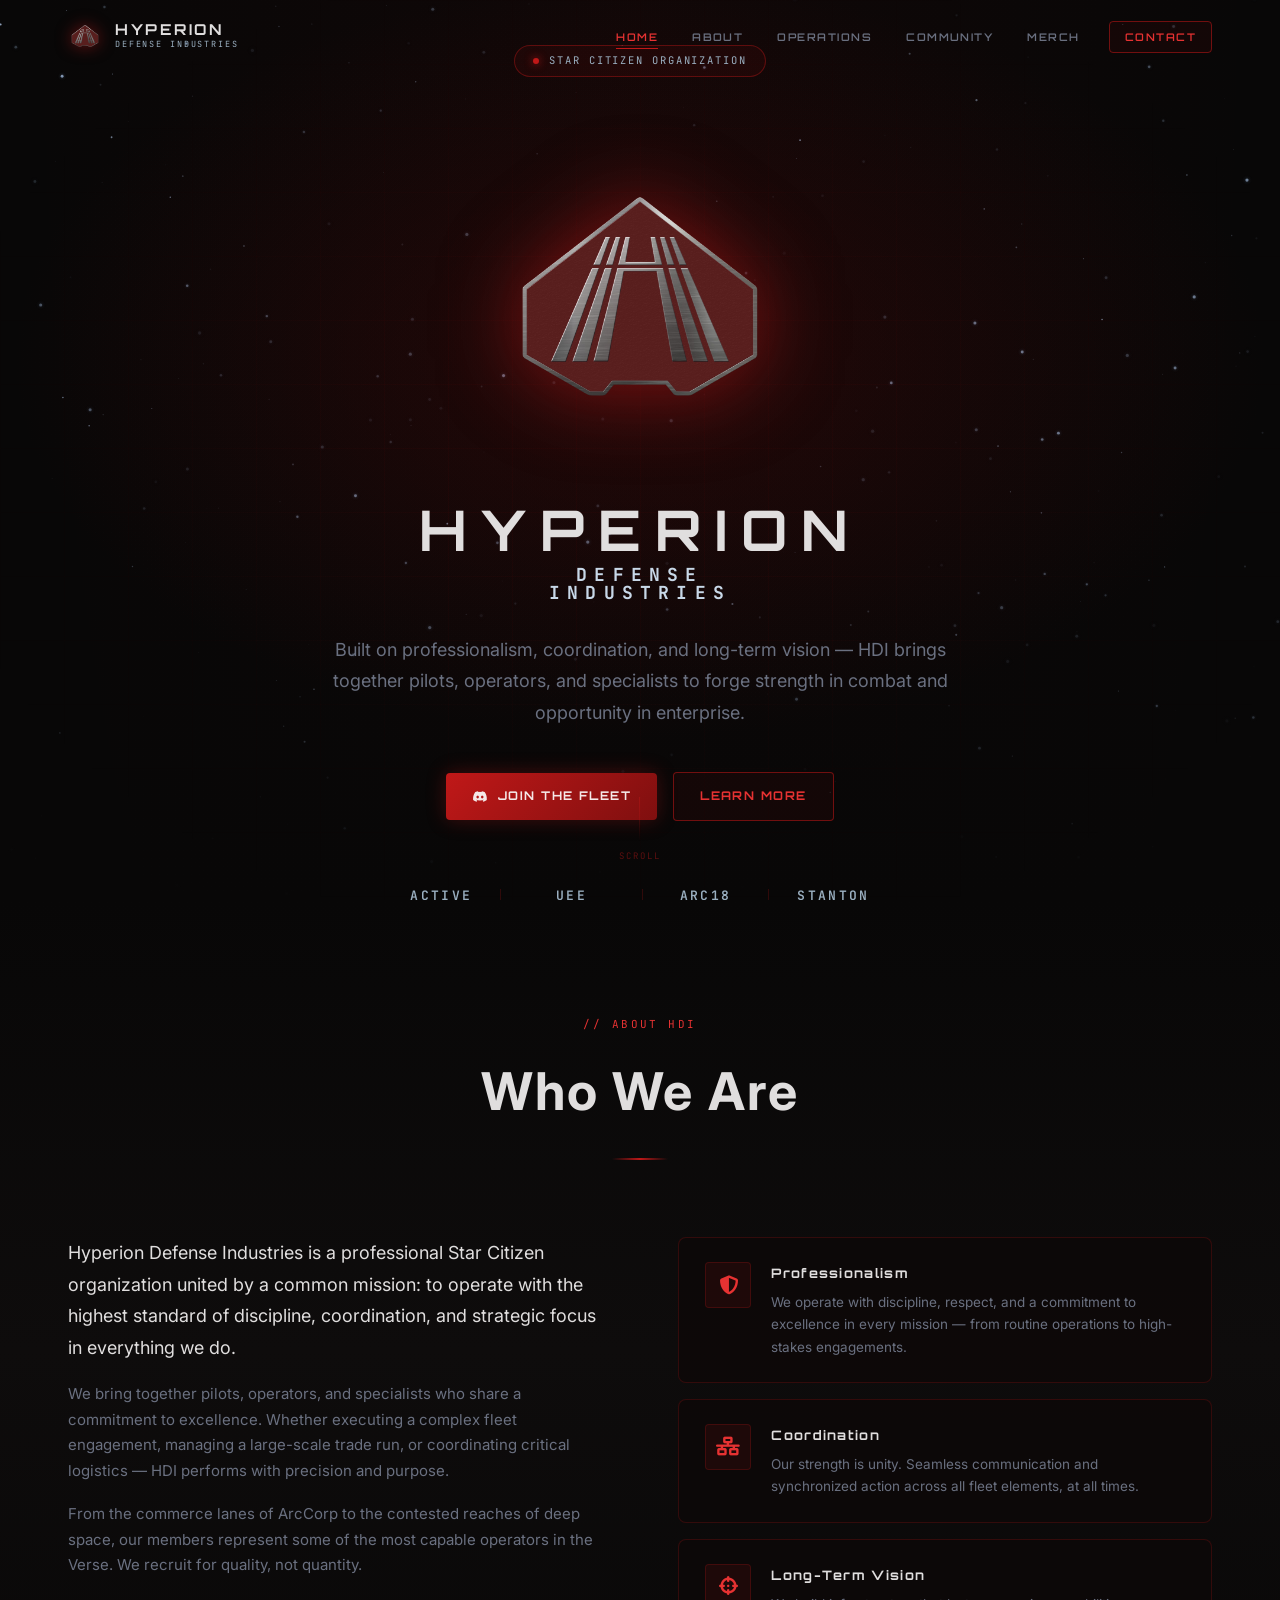
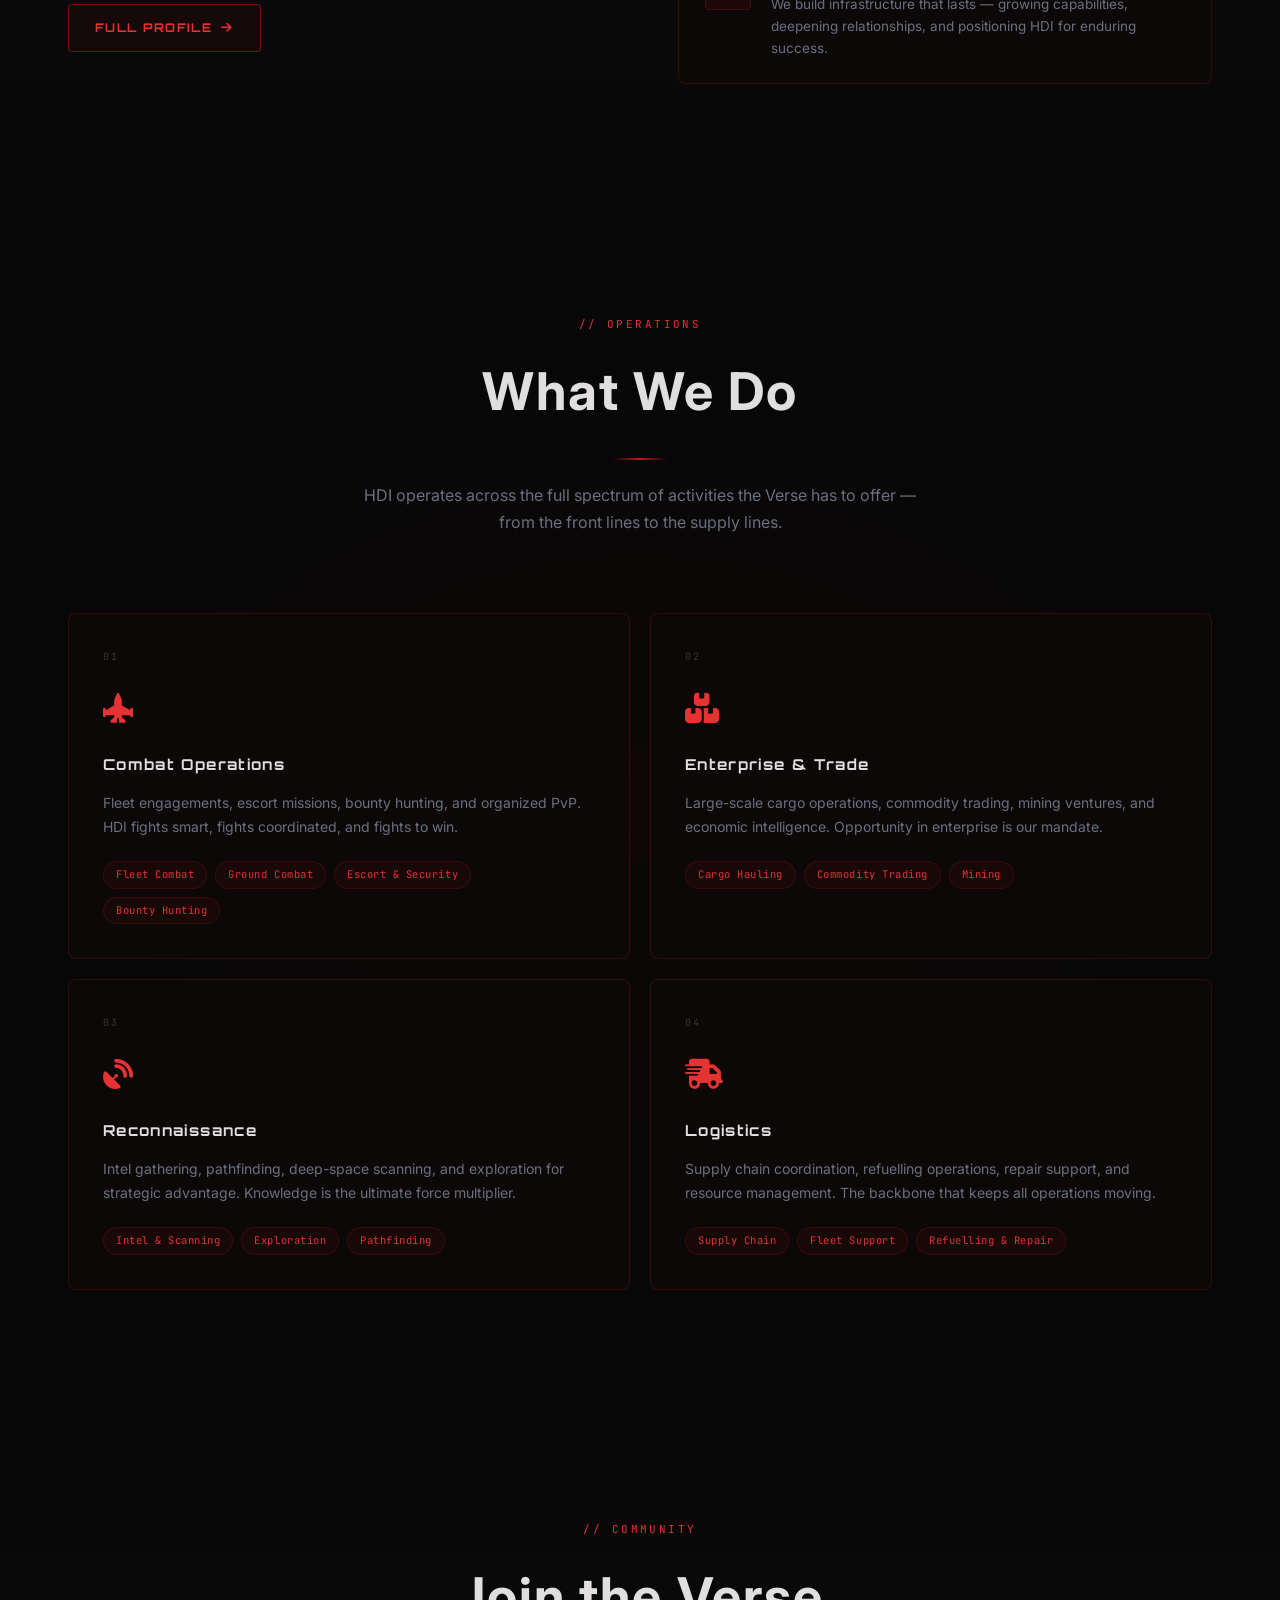
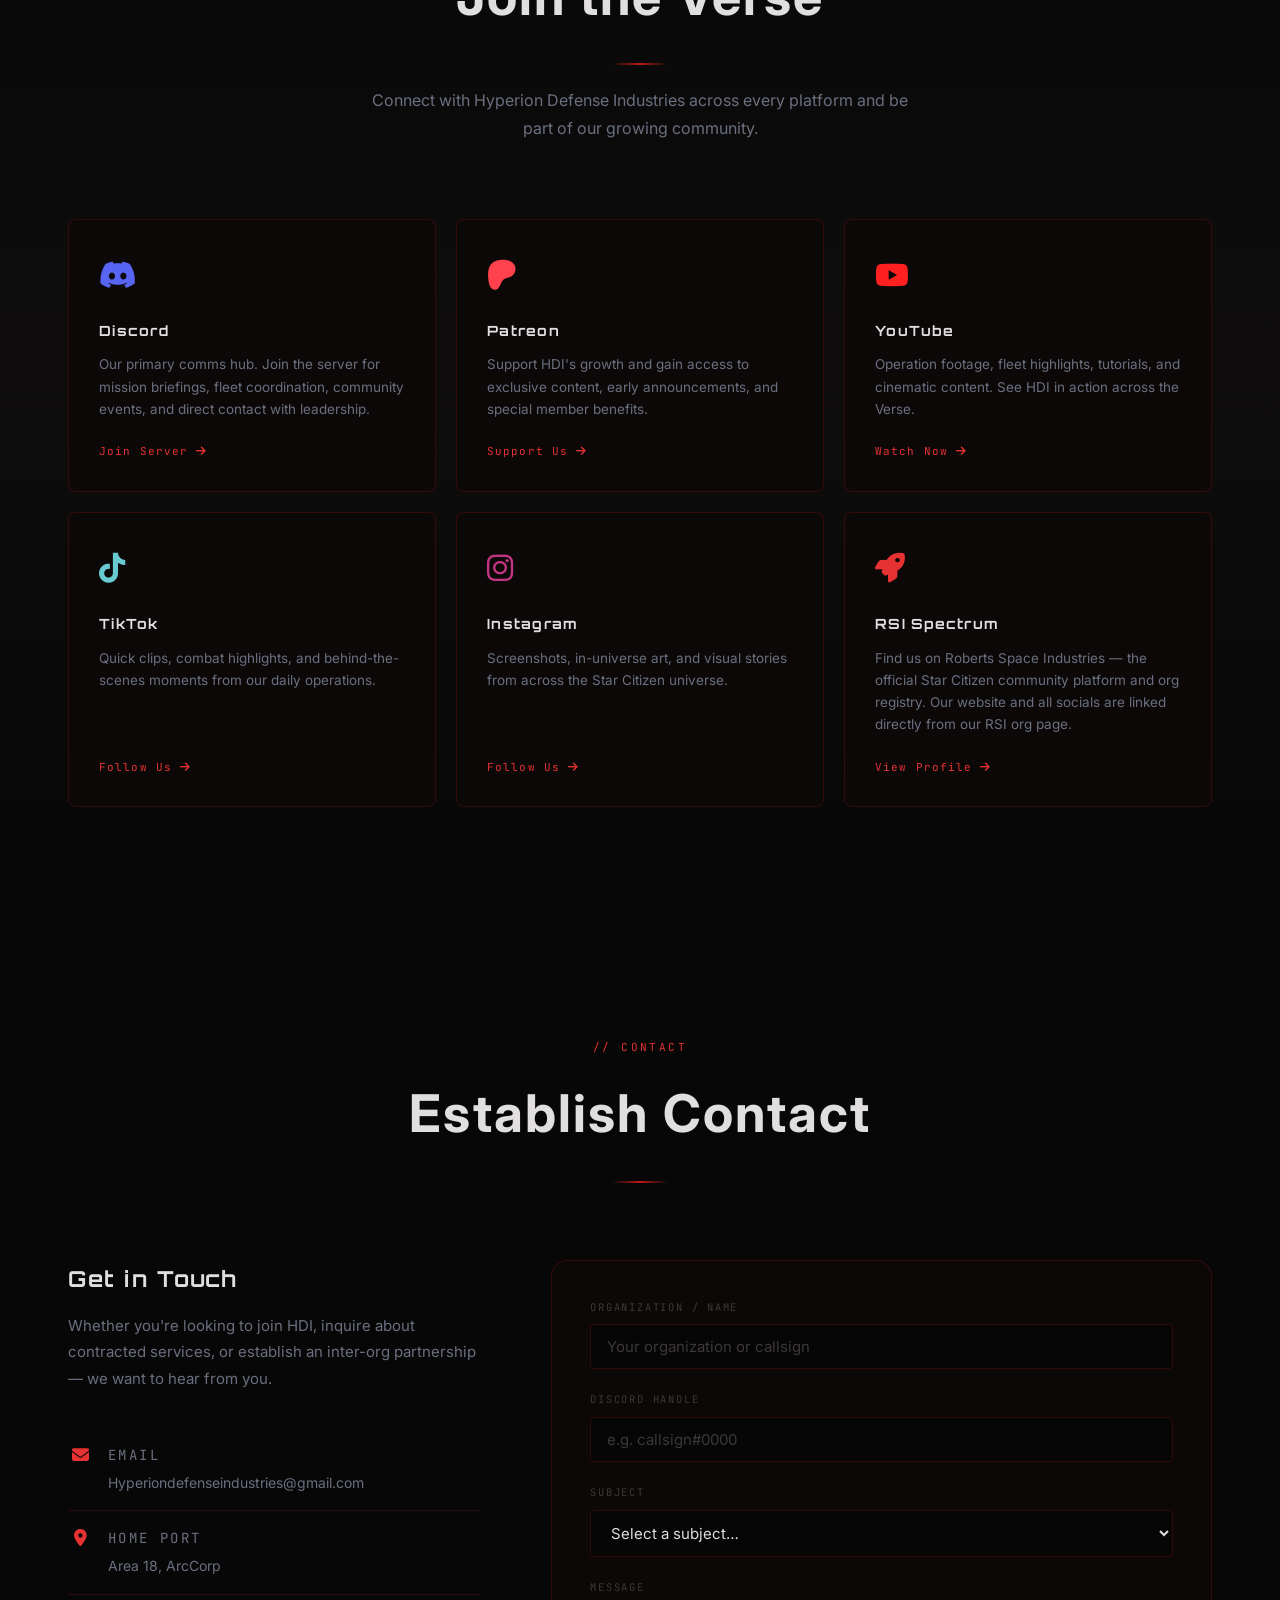
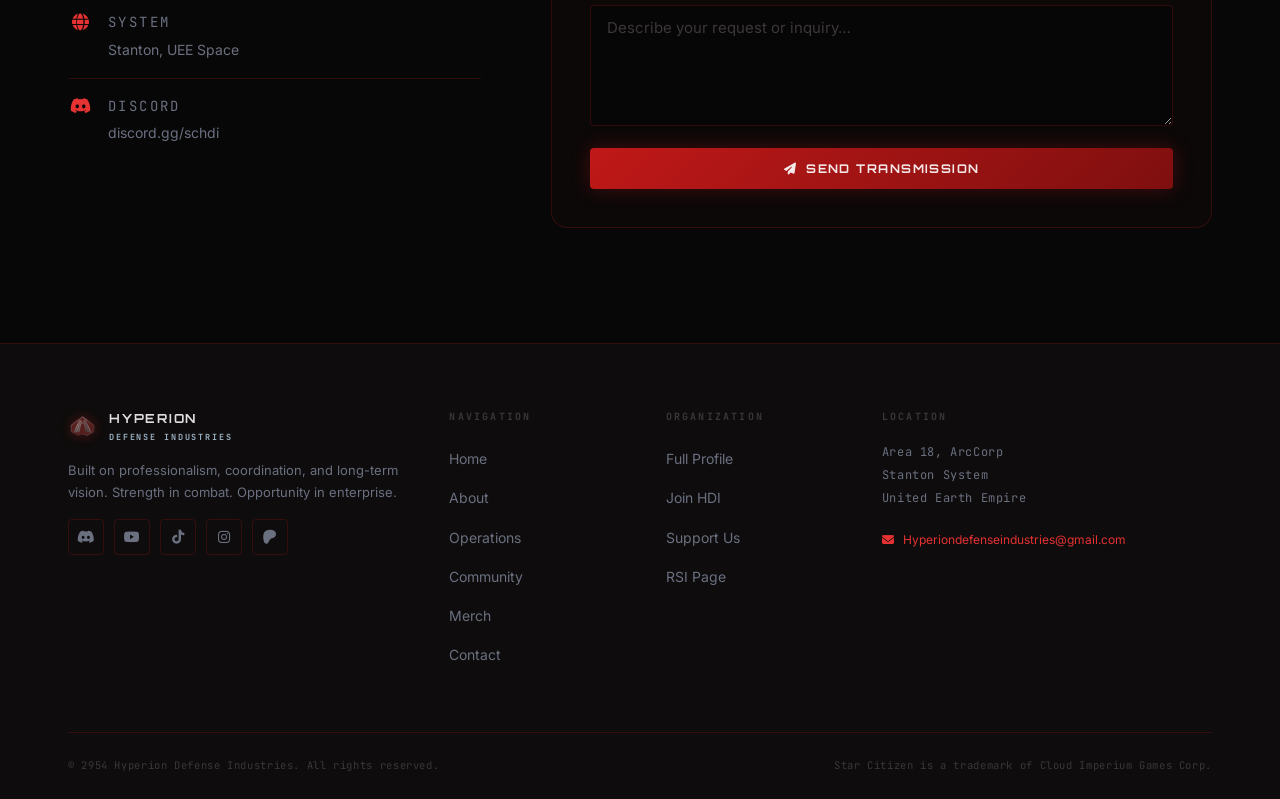
<file: index.html>
<!DOCTYPE html>
<html lang="en">
<head>
  <meta charset="UTF-8" />
  <meta name="viewport" content="width=device-width, initial-scale=1.0" />
  <meta name="description" content="Hyperion Defense Industries — a professional Star Citizen organization built on professionalism, coordination, and long-term vision. Join HDI in the Verse." />
  <meta property="og:title" content="Hyperion Defense Industries" />
  <meta property="og:description" content="Built on professionalism, coordination, and long-term vision. Strength in combat. Opportunity in enterprise." />
  <meta property="og:type" content="website" />
  <title>Hyperion Defense Industries | Built for the Verse</title>

  <!-- Fonts -->
  <link rel="preconnect" href="https://fonts.googleapis.com" />
  <link rel="preconnect" href="https://fonts.gstatic.com" crossorigin />
  <link href="https://fonts.googleapis.com/css2?family=Orbitron:wght@400;600;700;900&family=Inter:wght@300;400;500;600&family=JetBrains+Mono:wght@300;400;600&display=swap" rel="stylesheet" />

  <!-- Icons -->
  <link rel="stylesheet" href="https://cdnjs.cloudflare.com/ajax/libs/font-awesome/6.5.0/css/all.min.css" />

  <!-- Styles -->
  <link rel="stylesheet" href="assets/css/style.css" />
</head>
<body>

  <!-- ══════════════════════════════════════════════════════
       NAVIGATION
  ══════════════════════════════════════════════════════ -->
  <nav id="navbar" class="navbar">
    <div class="container">

      <a href="index.html" class="navbar-brand" aria-label="Hyperion Defense Industries Home">
        <div class="brand-icon">
          <img src="assets/Untitled%20design.png" alt="HDI Badge" width="34" height="42"
               onerror="this.style.display='none';this.nextElementSibling.style.display='block';" />
          <svg width="38" height="38" viewBox="0 0 40 40" fill="none" aria-hidden="true" style="display:none">
            <path d="M20,2 L34,9.5 L34,29.5 L20,38 L6,29.5 L6,9.5 Z"
                  fill="#7a0d0d" stroke="#8a9aaa" stroke-width="1.5"/>
            <path d="M20,7 L29,13 L29,28.5 L20,34 L11,28.5 L11,13 Z"
                  fill="none" stroke="#607080" stroke-width="0.7" opacity="0.65"/>
            <text x="20" y="26" text-anchor="middle"
                  fill="#9aaabb" font-family="Orbitron,sans-serif"
                  font-size="13" font-weight="900" letter-spacing="0.5">H</text>
          </svg>
        </div>
        <div class="brand-text">
          <span class="brand-main">HYPERION</span>
          <span class="brand-sub">DEFENSE INDUSTRIES</span>
        </div>
      </a>

      <ul class="nav-links" role="list">
        <li><a href="#hero"       class="nav-link">Home</a></li>
        <li><a href="#about"      class="nav-link">About</a></li>
        <li><a href="#operations" class="nav-link">Operations</a></li>
        <li><a href="#community"  class="nav-link">Community</a></li>
        <li><a href="merch.html"  class="nav-link">Merch</a></li>
        <li><a href="#contact"    class="nav-link nav-cta">Contact</a></li>
      </ul>

      <button class="hamburger" aria-label="Toggle navigation menu" aria-expanded="false">
        <span></span><span></span><span></span>
      </button>
    </div>
  </nav>

  <!-- Mobile overlay -->
  <div class="nav-mobile-overlay" role="navigation" aria-label="Mobile navigation">
    <a href="#hero"       class="nav-link">Home</a>
    <a href="#about"      class="nav-link">About</a>
    <a href="#operations" class="nav-link">Operations</a>
    <a href="#community"  class="nav-link">Community</a>
    <a href="merch.html"  class="nav-link">Merch</a>
    <a href="#contact"    class="nav-link">Contact</a>
  </div>

  <main>

    <!-- ══════════════════════════════════════════════════════
         HERO
    ══════════════════════════════════════════════════════ -->
    <section id="hero" class="hero" aria-label="Hero">
      <canvas id="starfield" aria-hidden="true"></canvas>
      <div class="hero-overlay" aria-hidden="true"></div>
      <div class="hero-grid"   aria-hidden="true"></div>

      <div class="hero-content">
        <div class="hero-badge">
          <span>STAR CITIZEN ORGANIZATION</span>
        </div>

        <div class="hero-logo">
          <img src="assets/Untitled%20design.png" alt="Hyperion Defense Industries" />
          <h1 class="hero-org-name">
            <span class="hero-org-main">HYPERION</span>
            <span class="hero-org-sub">DEFENSE INDUSTRIES</span>
          </h1>
        </div>

        <p class="hero-tagline">
          Built on professionalism, coordination, and long-term vision — HDI brings
          together pilots, operators, and specialists to forge strength in combat
          and opportunity in enterprise.
        </p>

        <div class="hero-actions">
          <a href="https://discord.gg/schdi" class="btn btn-primary" target="_blank" rel="noopener">
            <i class="fab fa-discord"></i> Join the Fleet
          </a>
          <a href="#about" class="btn btn-outline">Learn More</a>
        </div>

        <div class="hero-stats" aria-label="Organization details">
          <div class="stat">
            <span class="stat-value mono">ACTIVE</span>
            <span class="stat-label">Status</span>
          </div>
          <div class="stat-divider" aria-hidden="true"></div>
          <div class="stat">
            <span class="stat-value mono">UEE</span>
            <span class="stat-label">Jurisdiction</span>
          </div>
          <div class="stat-divider" aria-hidden="true"></div>
          <div class="stat">
            <span class="stat-value mono">ARC18</span>
            <span class="stat-label">Home Port</span>
          </div>
          <div class="stat-divider" aria-hidden="true"></div>
          <div class="stat">
            <span class="stat-value mono">STANTON</span>
            <span class="stat-label">System</span>
          </div>
        </div>
      </div>

      <div class="hero-scroll" aria-hidden="true">
        <div class="scroll-line"></div>
        <span class="mono">SCROLL</span>
      </div>
    </section>


    <!-- ══════════════════════════════════════════════════════
         ABOUT
    ══════════════════════════════════════════════════════ -->
    <section id="about" class="section about-section">
      <div class="container">
        <div class="section-header">
          <span class="section-label">// ABOUT HDI</span>
          <h2 class="section-title">Who We Are</h2>
          <div class="title-decoration"></div>
        </div>

        <div class="about-grid">
          <div class="about-text">
            <p class="lead">
              Hyperion Defense Industries is a professional Star Citizen organization united
              by a common mission: to operate with the highest standard of discipline,
              coordination, and strategic focus in everything we do.
            </p>
            <p>
              We bring together pilots, operators, and specialists who share a commitment
              to excellence. Whether executing a complex fleet engagement, managing a
              large-scale trade run, or coordinating critical logistics — HDI performs
              with precision and purpose.
            </p>
            <p>
              From the commerce lanes of ArcCorp to the contested reaches of deep space,
              our members represent some of the most capable operators in the Verse.
              We recruit for quality, not quantity.
            </p>
            <a href="about.html" class="btn btn-outline">
              Full Profile <i class="fas fa-arrow-right"></i>
            </a>
          </div>

          <div class="pillars-grid">
            <div class="pillar-card">
              <div class="pillar-icon" aria-hidden="true">
                <i class="fas fa-shield-halved"></i>
              </div>
              <div>
                <h3>Professionalism</h3>
                <p>We operate with discipline, respect, and a commitment to excellence in
                   every mission — from routine operations to high-stakes engagements.</p>
              </div>
            </div>

            <div class="pillar-card">
              <div class="pillar-icon" aria-hidden="true">
                <i class="fas fa-network-wired"></i>
              </div>
              <div>
                <h3>Coordination</h3>
                <p>Our strength is unity. Seamless communication and synchronized action
                   across all fleet elements, at all times.</p>
              </div>
            </div>

            <div class="pillar-card">
              <div class="pillar-icon" aria-hidden="true">
                <i class="fas fa-crosshairs"></i>
              </div>
              <div>
                <h3>Long-Term Vision</h3>
                <p>We build infrastructure that lasts — growing capabilities, deepening
                   relationships, and positioning HDI for enduring success.</p>
              </div>
            </div>
          </div>
        </div>
      </div>
    </section>


    <!-- ══════════════════════════════════════════════════════
         OPERATIONS
    ══════════════════════════════════════════════════════ -->
    <section id="operations" class="section operations-section">
      <div class="container">
        <div class="section-header">
          <span class="section-label">// OPERATIONS</span>
          <h2 class="section-title">What We Do</h2>
          <div class="title-decoration"></div>
          <p class="section-desc">
            HDI operates across the full spectrum of activities the Verse has to offer —
            from the front lines to the supply lines.
          </p>
        </div>

        <div class="ops-grid">
          <div class="ops-card">
            <div class="ops-number mono">01</div>
            <div class="ops-icon" aria-hidden="true"><i class="fas fa-jet-fighter-up"></i></div>
            <h3>Combat Operations</h3>
            <p>Fleet engagements, escort missions, bounty hunting, and organized PvP. HDI
               fights smart, fights coordinated, and fights to win.</p>
            <ul class="ops-tags">
              <li>Fleet Combat</li>
              <li>Ground Combat</li>
              <li>Escort &amp; Security</li>
              <li>Bounty Hunting</li>
            </ul>
          </div>

          <div class="ops-card">
            <div class="ops-number mono">02</div>
            <div class="ops-icon" aria-hidden="true"><i class="fas fa-boxes-stacked"></i></div>
            <h3>Enterprise &amp; Trade</h3>
            <p>Large-scale cargo operations, commodity trading, mining ventures, and
               economic intelligence. Opportunity in enterprise is our mandate.</p>
            <ul class="ops-tags">
              <li>Cargo Hauling</li>
              <li>Commodity Trading</li>
              <li>Mining</li>
            </ul>
          </div>

          <div class="ops-card">
            <div class="ops-number mono">03</div>
            <div class="ops-icon" aria-hidden="true"><i class="fas fa-satellite-dish"></i></div>
            <h3>Reconnaissance</h3>
            <p>Intel gathering, pathfinding, deep-space scanning, and exploration for
               strategic advantage. Knowledge is the ultimate force multiplier.</p>
            <ul class="ops-tags">
              <li>Intel &amp; Scanning</li>
              <li>Exploration</li>
              <li>Pathfinding</li>
            </ul>
          </div>

          <div class="ops-card">
            <div class="ops-number mono">04</div>
            <div class="ops-icon" aria-hidden="true"><i class="fas fa-truck-fast"></i></div>
            <h3>Logistics</h3>
            <p>Supply chain coordination, refuelling operations, repair support, and
               resource management. The backbone that keeps all operations moving.</p>
            <ul class="ops-tags">
              <li>Supply Chain</li>
              <li>Fleet Support</li>
              <li>Refuelling &amp; Repair</li>
            </ul>
          </div>
        </div>
      </div>
    </section>


    <!-- ══════════════════════════════════════════════════════
         COMMUNITY
    ══════════════════════════════════════════════════════ -->
    <section id="community" class="section community-section">
      <div class="container">
        <div class="section-header">
          <span class="section-label">// COMMUNITY</span>
          <h2 class="section-title">Join the Verse</h2>
          <div class="title-decoration"></div>
          <p class="section-desc">
            Connect with Hyperion Defense Industries across every platform and be
            part of our growing community.
          </p>
        </div>

        <div class="social-grid">

          <a href="https://discord.gg/schdi" class="social-card discord"
             target="_blank" rel="noopener noreferrer" data-animate>
            <div class="social-icon" aria-hidden="true"><i class="fab fa-discord"></i></div>
            <h3>Discord</h3>
            <p>Our primary comms hub. Join the server for mission briefings, fleet
               coordination, community events, and direct contact with leadership.</p>
            <span class="social-action">Join Server <i class="fas fa-arrow-right"></i></span>
          </a>

          <a href="https://www.patreon.com/c/SCHDI" class="social-card patreon"
             target="_blank" rel="noopener noreferrer" data-animate>
            <div class="social-icon" aria-hidden="true"><i class="fab fa-patreon"></i></div>
            <h3>Patreon</h3>
            <p>Support HDI's growth and gain access to exclusive content, early
               announcements, and special member benefits.</p>
            <span class="social-action">Support Us <i class="fas fa-arrow-right"></i></span>
          </a>

          <a href="https://www.youtube.com/@HyperionDefenseIndustries" class="social-card youtube"
             target="_blank" rel="noopener noreferrer" data-animate>
            <div class="social-icon" aria-hidden="true"><i class="fab fa-youtube"></i></div>
            <h3>YouTube</h3>
            <p>Operation footage, fleet highlights, tutorials, and cinematic content.
               See HDI in action across the Verse.</p>
            <span class="social-action">Watch Now <i class="fas fa-arrow-right"></i></span>
          </a>

          <a href="https://www.tiktok.com/@hyperion.defense" class="social-card tiktok"
             target="_blank" rel="noopener noreferrer" data-animate>
            <div class="social-icon" aria-hidden="true"><i class="fab fa-tiktok"></i></div>
            <h3>TikTok</h3>
            <p>Quick clips, combat highlights, and behind-the-scenes moments from
               our daily operations.</p>
            <span class="social-action">Follow Us <i class="fas fa-arrow-right"></i></span>
          </a>

          <a href="https://www.instagram.com/hyperiondefenseindustries" class="social-card instagram"
             target="_blank" rel="noopener noreferrer" data-animate>
            <div class="social-icon" aria-hidden="true"><i class="fab fa-instagram"></i></div>
            <h3>Instagram</h3>
            <p>Screenshots, in-universe art, and visual stories from across
               the Star Citizen universe.</p>
            <span class="social-action">Follow Us <i class="fas fa-arrow-right"></i></span>
          </a>

          <a href="https://robertsspaceindustries.com/orgs/HDI" class="social-card spectrum"
             target="_blank" rel="noopener noreferrer" data-animate>
            <div class="social-icon" aria-hidden="true">
              <i class="fas fa-rocket"></i>
            </div>
            <h3>RSI Spectrum</h3>
            <p>Find us on Roberts Space Industries — the official Star Citizen
               community platform and org registry. Our website and all socials
               are linked directly from our RSI org page.</p>
            <span class="social-action">View Profile <i class="fas fa-arrow-right"></i></span>
          </a>

        </div>
      </div>
    </section>


    <!-- ══════════════════════════════════════════════════════
         CONTACT
    ══════════════════════════════════════════════════════ -->
    <section id="contact" class="section contact-section">
      <div class="container">
        <div class="section-header">
          <span class="section-label">// CONTACT</span>
          <h2 class="section-title">Establish Contact</h2>
          <div class="title-decoration"></div>
        </div>

        <div class="contact-grid">
          <div class="contact-info">
            <h3>Get in Touch</h3>
            <p>
              Whether you're looking to join HDI, inquire about contracted services,
              or establish an inter-org partnership — we want to hear from you.
            </p>

            <div class="contact-item">
              <i class="fas fa-envelope" aria-hidden="true"></i>
              <div>
                <span class="contact-label">Email</span>
                <a href="mailto:Hyperiondefenseindustries@gmail.com">
                  Hyperiondefenseindustries@gmail.com
                </a>
              </div>
            </div>

            <div class="contact-item">
              <i class="fas fa-location-dot" aria-hidden="true"></i>
              <div>
                <span class="contact-label">Home Port</span>
                <span>Area 18, ArcCorp</span>
              </div>
            </div>

            <div class="contact-item">
              <i class="fas fa-globe" aria-hidden="true"></i>
              <div>
                <span class="contact-label">System</span>
                <span>Stanton, UEE Space</span>
              </div>
            </div>

            <div class="contact-item">
              <i class="fab fa-discord" aria-hidden="true"></i>
              <div>
                <span class="contact-label">Discord</span>
                <a href="https://discord.gg/schdi" target="_blank" rel="noopener">
                  discord.gg/schdi
                </a>
              </div>
            </div>
          </div>

          <form class="contact-form" id="contactForm" novalidate>
            <div class="form-group">
              <label for="org">Organization / Name</label>
              <input type="text" id="org" name="org"
                     placeholder="Your organization or callsign" autocomplete="organization" />
            </div>

            <div class="form-group">
              <label for="discord">Discord Handle</label>
              <input type="text" id="discord" name="discord"
                     placeholder="e.g. callsign#0000" />
            </div>

            <div class="form-group">
              <label for="subject">Subject</label>
              <select id="subject" name="subject">
                <option value="">Select a subject…</option>
                <option value="join">Join HDI</option>
                <option value="services">Services Inquiry</option>
                <option value="partnership">Inter-Org Partnership</option>
                <option value="media">Media / Content</option>
                <option value="other">Other</option>
              </select>
            </div>

            <div class="form-group">
              <label for="message">Message</label>
              <textarea id="message" name="message" rows="5"
                        placeholder="Describe your request or inquiry…"></textarea>
            </div>

            <button type="submit" class="btn btn-primary btn-full">
              <i class="fas fa-paper-plane"></i> Send Transmission
            </button>
          </form>
        </div>
      </div>
    </section>

  </main>


  <!-- ══════════════════════════════════════════════════════
       FOOTER
  ══════════════════════════════════════════════════════ -->
  <footer class="footer">
    <div class="container">
      <div class="footer-grid">

        <div class="footer-brand">
          <a href="index.html" class="footer-logo" aria-label="HDI Home">
            <img src="assets/Untitled%20design.png" alt="HDI" width="29" height="36"
                 onerror="this.style.display='none';this.nextElementSibling.style.display='block';" />
            <svg width="32" height="32" viewBox="0 0 40 40" fill="none" aria-hidden="true" style="display:none">
              <path d="M20,2 L34,9.5 L34,29.5 L20,38 L6,29.5 L6,9.5 Z"
                    fill="#7a0d0d" stroke="#8a9aaa" stroke-width="1.5"/>
              <path d="M20,7 L29,13 L29,28.5 L20,34 L11,28.5 L11,13 Z"
                    fill="none" stroke="#607080" stroke-width="0.7" opacity="0.65"/>
              <text x="20" y="26" text-anchor="middle"
                    fill="#9aaabb" font-family="Orbitron,sans-serif"
                    font-size="13" font-weight="900" letter-spacing="0.5">H</text>
            </svg>
            <span>HYPERION <em>DEFENSE INDUSTRIES</em></span>
          </a>
          <p>Built on professionalism, coordination, and long-term vision. Strength in combat. Opportunity in enterprise.</p>
          <div class="footer-social">
            <a href="https://discord.gg/schdi"  target="_blank" rel="noopener" aria-label="Discord">
              <i class="fab fa-discord"></i></a>
            <a href="https://www.youtube.com/@HyperionDefenseIndustries" target="_blank" rel="noopener" aria-label="YouTube">
              <i class="fab fa-youtube"></i></a>
            <a href="https://www.tiktok.com/@hyperion.defense" target="_blank" rel="noopener" aria-label="TikTok">
              <i class="fab fa-tiktok"></i></a>
            <a href="https://www.instagram.com/hyperiondefenseindustries" target="_blank" rel="noopener" aria-label="Instagram">
              <i class="fab fa-instagram"></i></a>
            <a href="https://www.patreon.com/c/SCHDI" target="_blank" rel="noopener" aria-label="Patreon">
              <i class="fab fa-patreon"></i></a>
          </div>
        </div>

        <div class="footer-links">
          <h4>Navigation</h4>
          <ul>
            <li><a href="#hero">Home</a></li>
            <li><a href="#about">About</a></li>
            <li><a href="#operations">Operations</a></li>
            <li><a href="#community">Community</a></li>
            <li><a href="merch.html">Merch</a></li>
            <li><a href="#contact">Contact</a></li>
          </ul>
        </div>

        <div class="footer-links">
          <h4>Organization</h4>
          <ul>
            <li><a href="about.html">Full Profile</a></li>
            <li><a href="#contact">Join HDI</a></li>
            <li><a href="https://www.patreon.com/c/SCHDI" target="_blank" rel="noopener">Support Us</a></li>
            <li><a href="https://robertsspaceindustries.com/orgs/HDI" target="_blank" rel="noopener">RSI Page</a></li>
          </ul>
        </div>

        <div class="footer-info">
          <h4>Location</h4>
          <span class="mono">Area 18, ArcCorp<br>Stanton System<br>United Earth Empire</span>
          <a href="mailto:Hyperiondefenseindustries@gmail.com" class="footer-email">
            <i class="fas fa-envelope"></i>
            Hyperiondefenseindustries@gmail.com
          </a>
        </div>

      </div>

      <div class="footer-bottom">
        <p>&copy; 2954 Hyperion Defense Industries. All rights reserved.</p>
        <p>Star Citizen is a trademark of Cloud Imperium Games Corp.</p>
      </div>
    </div>
  </footer>

  <script src="assets/js/main.js"></script>
</body>
</html>
</file>
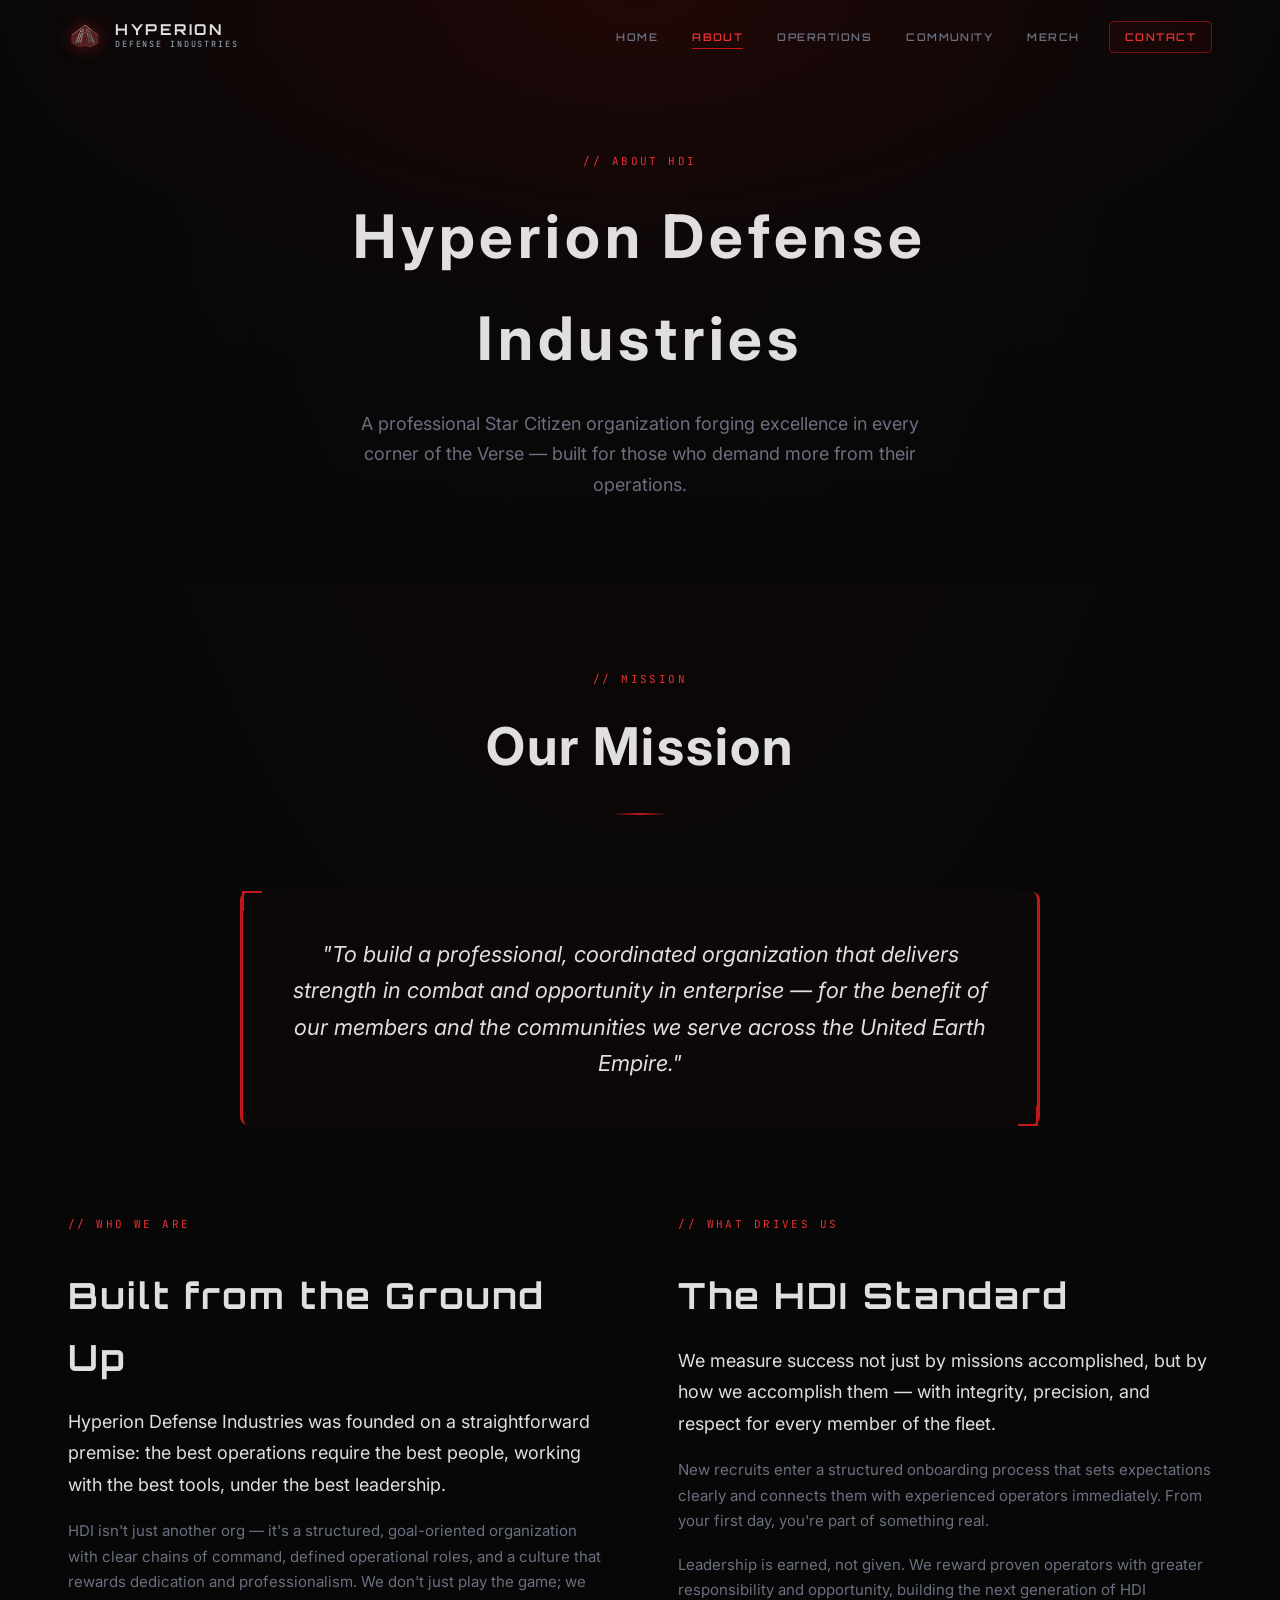
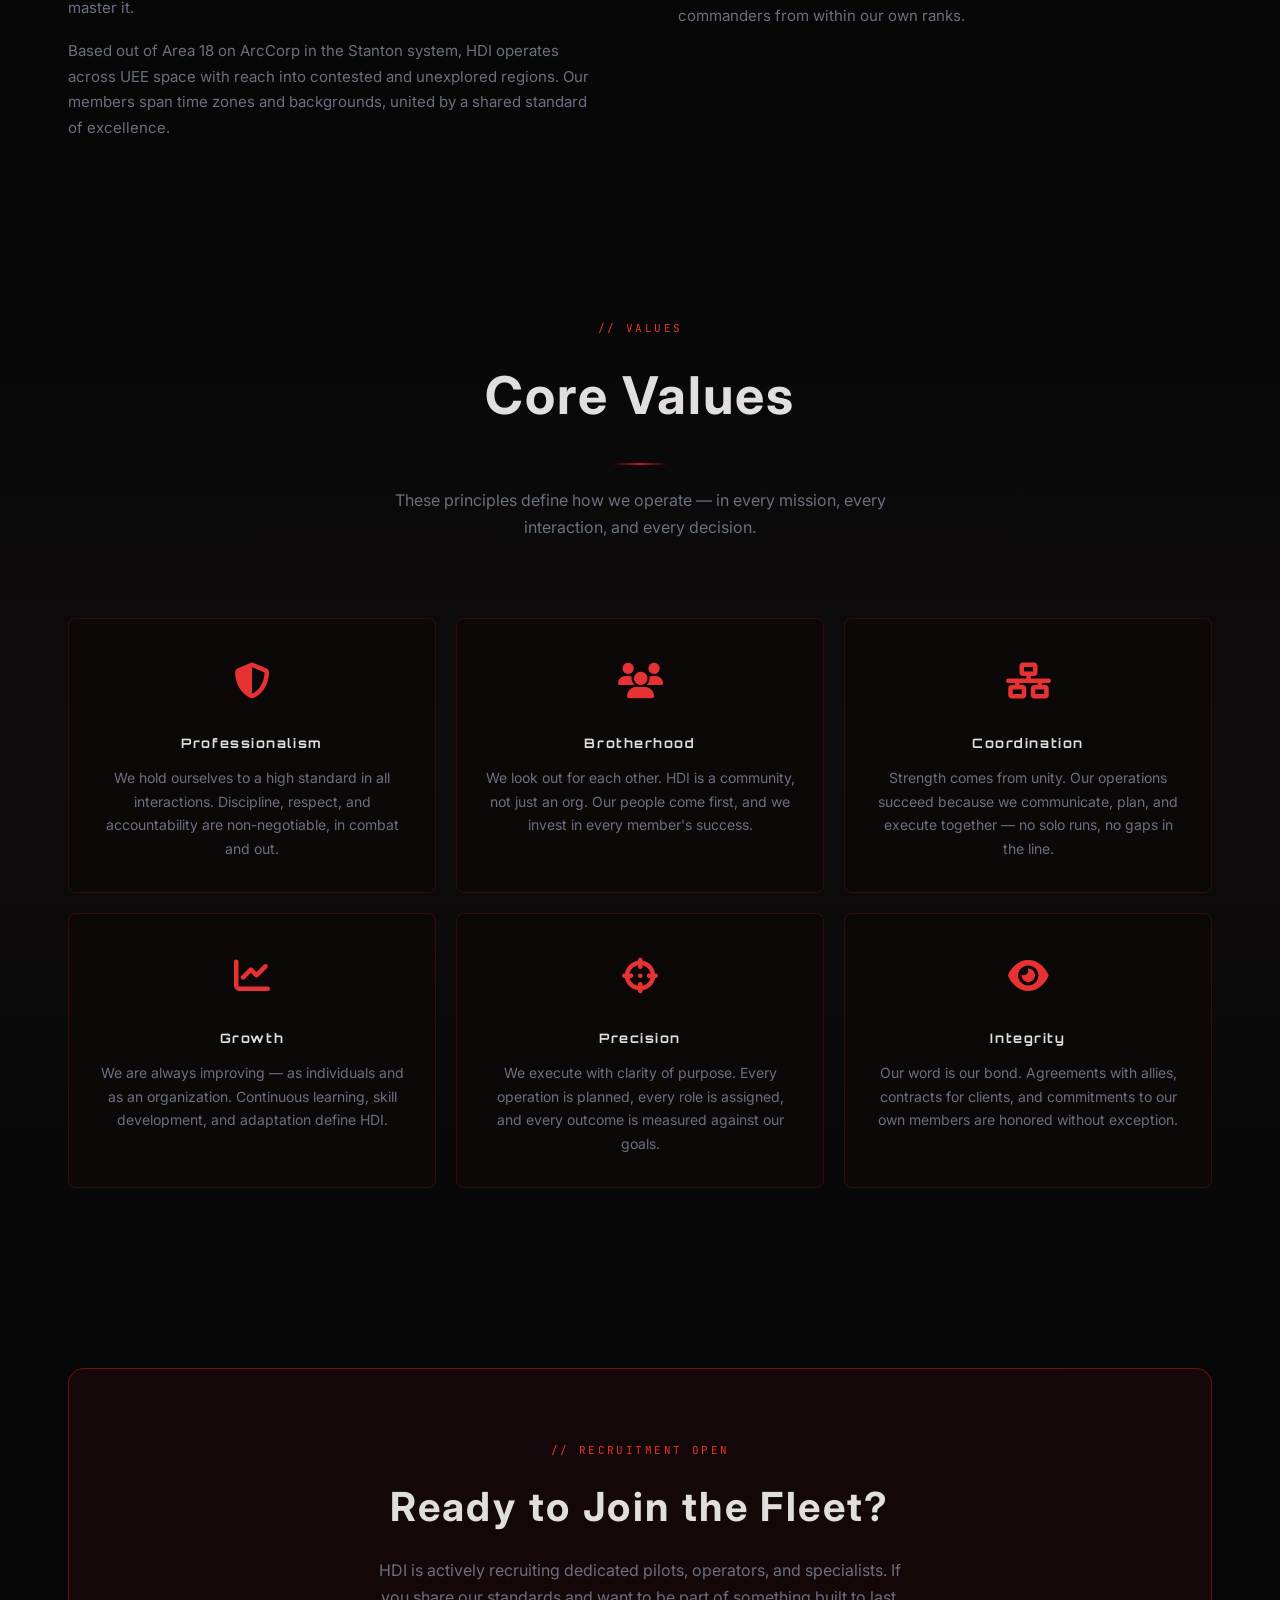
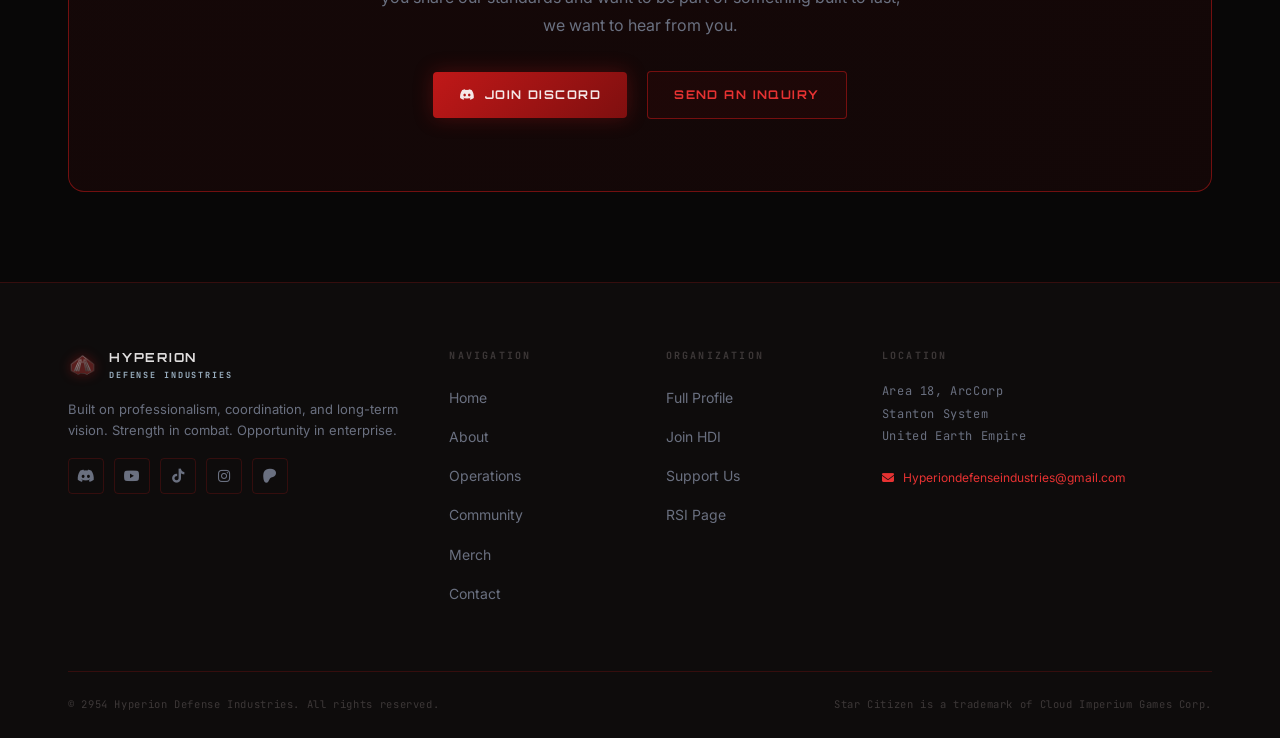
<file: about.html>
<!DOCTYPE html>
<html lang="en">
<head>
  <meta charset="UTF-8" />
  <meta name="viewport" content="width=device-width, initial-scale=1.0" />
  <meta name="description" content="About Hyperion Defense Industries — our mission, values, and how we operate in the Star Citizen universe." />
  <title>About — Hyperion Defense Industries</title>

  <!-- Fonts -->
  <link rel="preconnect" href="https://fonts.googleapis.com" />
  <link rel="preconnect" href="https://fonts.gstatic.com" crossorigin />
  <link href="https://fonts.googleapis.com/css2?family=Orbitron:wght@400;600;700;900&family=Inter:wght@300;400;500;600&family=JetBrains+Mono:wght@300;400;600&display=swap" rel="stylesheet" />

  <!-- Icons -->
  <link rel="stylesheet" href="https://cdnjs.cloudflare.com/ajax/libs/font-awesome/6.5.0/css/all.min.css" />

  <!-- Styles -->
  <link rel="stylesheet" href="assets/css/style.css" />
</head>
<body>

  <!-- ══════════════════════════════════════════════════════
       NAVIGATION
  ══════════════════════════════════════════════════════ -->
  <nav id="navbar" class="navbar scrolled">
    <div class="container">

      <a href="index.html" class="navbar-brand" aria-label="Hyperion Defense Industries Home">
        <div class="brand-icon">
          <img src="assets/Untitled%20design.png" alt="HDI Badge" width="34" height="42"
               onerror="this.style.display='none';this.nextElementSibling.style.display='block';" />
          <svg width="38" height="38" viewBox="0 0 40 40" fill="none" aria-hidden="true" style="display:none">
            <path d="M20,2 L34,9.5 L34,29.5 L20,38 L6,29.5 L6,9.5 Z"
                  fill="#7a0d0d" stroke="#8a9aaa" stroke-width="1.5"/>
            <path d="M20,7 L29,13 L29,28.5 L20,34 L11,28.5 L11,13 Z"
                  fill="none" stroke="#607080" stroke-width="0.7" opacity="0.65"/>
            <text x="20" y="26" text-anchor="middle"
                  fill="#9aaabb" font-family="Orbitron,sans-serif"
                  font-size="13" font-weight="900" letter-spacing="0.5">H</text>
          </svg>
        </div>
        <div class="brand-text">
          <span class="brand-main">HYPERION</span>
          <span class="brand-sub">DEFENSE INDUSTRIES</span>
        </div>
      </a>

      <ul class="nav-links" role="list">
        <li><a href="index.html#hero"       class="nav-link">Home</a></li>
        <li><a href="index.html#about"      class="nav-link active">About</a></li>
        <li><a href="index.html#operations" class="nav-link">Operations</a></li>
        <li><a href="index.html#community"  class="nav-link">Community</a></li>
        <li><a href="merch.html"             class="nav-link">Merch</a></li>
        <li><a href="index.html#contact"    class="nav-link nav-cta">Contact</a></li>
      </ul>

      <button class="hamburger" aria-label="Toggle navigation menu" aria-expanded="false">
        <span></span><span></span><span></span>
      </button>
    </div>
  </nav>

  <!-- Mobile overlay -->
  <div class="nav-mobile-overlay" role="navigation" aria-label="Mobile navigation">
    <a href="index.html#hero"       class="nav-link">Home</a>
    <a href="index.html#about"      class="nav-link">About</a>
    <a href="index.html#operations" class="nav-link">Operations</a>
    <a href="index.html#community"  class="nav-link">Community</a>
    <a href="merch.html"             class="nav-link">Merch</a>
    <a href="index.html#contact"    class="nav-link">Contact</a>
  </div>

  <main>

    <!-- ══════════════════════════════════════════════════════
         PAGE HERO
    ══════════════════════════════════════════════════════ -->
    <section class="page-hero">
      <div class="page-hero-content container">
        <span class="section-label">// ABOUT HDI</span>
        <h1>Hyperion Defense<br>Industries</h1>
        <p>
          A professional Star Citizen organization forging excellence in every corner
          of the Verse — built for those who demand more from their operations.
        </p>
      </div>
    </section>


    <!-- ══════════════════════════════════════════════════════
         MISSION STATEMENT
    ══════════════════════════════════════════════════════ -->
    <section class="about-page-section">
      <div class="container">
        <div class="section-header">
          <span class="section-label">// MISSION</span>
          <h2 class="section-title">Our Mission</h2>
          <div class="title-decoration"></div>
        </div>

        <div class="mission-block">
          <blockquote>
            "To build a professional, coordinated organization that delivers strength
            in combat and opportunity in enterprise — for the benefit of our members
            and the communities we serve across the United Earth Empire."
          </blockquote>
        </div>
      </div>
    </section>


    <!-- ══════════════════════════════════════════════════════
         THE STORY
    ══════════════════════════════════════════════════════ -->
    <section class="about-page-section" style="padding-top: 0;">
      <div class="container">
        <div class="about-grid">
          <div class="about-text">
            <span class="section-label">// WHO WE ARE</span>
            <h2 style="font-family: var(--font-display); font-size: clamp(22px, 3vw, 36px); margin-bottom: 0; letter-spacing: 0.06em;">
              Built from the Ground Up
            </h2>
            <p class="lead">
              Hyperion Defense Industries was founded on a straightforward premise: the
              best operations require the best people, working with the best tools, under
              the best leadership.
            </p>
            <p>
              HDI isn't just another org — it's a structured, goal-oriented organization
              with clear chains of command, defined operational roles, and a culture that
              rewards dedication and professionalism. We don't just play the game;
              we master it.
            </p>
            <p>
              Based out of Area 18 on ArcCorp in the Stanton system, HDI operates
              across UEE space with reach into contested and unexplored regions. Our
              members span time zones and backgrounds, united by a shared standard
              of excellence.
            </p>
          </div>

          <div class="about-text">
            <span class="section-label">// WHAT DRIVES US</span>
            <h2 style="font-family: var(--font-display); font-size: clamp(22px, 3vw, 36px); margin-bottom: 0; letter-spacing: 0.06em;">
              The HDI Standard
            </h2>
            <p class="lead">
              We measure success not just by missions accomplished, but by how we
              accomplish them — with integrity, precision, and respect for every
              member of the fleet.
            </p>
            <p>
              New recruits enter a structured onboarding process that sets expectations
              clearly and connects them with experienced operators immediately. From your
              first day, you're part of something real.
            </p>
            <p>
              Leadership is earned, not given. We reward proven operators with greater
              responsibility and opportunity, building the next generation of HDI
              commanders from within our own ranks.
            </p>
          </div>
        </div>
      </div>
    </section>


    <!-- ══════════════════════════════════════════════════════
         CORE VALUES
    ══════════════════════════════════════════════════════ -->
    <section class="about-page-section" style="background: linear-gradient(180deg, var(--bg-primary) 0%, var(--bg-secondary) 50%, var(--bg-primary) 100%);">
      <div class="container">
        <div class="section-header">
          <span class="section-label">// VALUES</span>
          <h2 class="section-title">Core Values</h2>
          <div class="title-decoration"></div>
          <p class="section-desc">
            These principles define how we operate — in every mission, every
            interaction, and every decision.
          </p>
        </div>

        <div class="values-grid">
          <div class="value-card">
            <div class="value-icon" aria-hidden="true"><i class="fas fa-shield-halved"></i></div>
            <h3>Professionalism</h3>
            <p>We hold ourselves to a high standard in all interactions. Discipline,
               respect, and accountability are non-negotiable, in combat and out.</p>
          </div>

          <div class="value-card">
            <div class="value-icon" aria-hidden="true"><i class="fas fa-users"></i></div>
            <h3>Brotherhood</h3>
            <p>We look out for each other. HDI is a community, not just an org.
               Our people come first, and we invest in every member's success.</p>
          </div>

          <div class="value-card">
            <div class="value-icon" aria-hidden="true"><i class="fas fa-network-wired"></i></div>
            <h3>Coordination</h3>
            <p>Strength comes from unity. Our operations succeed because we communicate,
               plan, and execute together — no solo runs, no gaps in the line.</p>
          </div>

          <div class="value-card">
            <div class="value-icon" aria-hidden="true"><i class="fas fa-chart-line"></i></div>
            <h3>Growth</h3>
            <p>We are always improving — as individuals and as an organization.
               Continuous learning, skill development, and adaptation define HDI.</p>
          </div>

          <div class="value-card">
            <div class="value-icon" aria-hidden="true"><i class="fas fa-crosshairs"></i></div>
            <h3>Precision</h3>
            <p>We execute with clarity of purpose. Every operation is planned, every
               role is assigned, and every outcome is measured against our goals.</p>
          </div>

          <div class="value-card">
            <div class="value-icon" aria-hidden="true"><i class="fas fa-eye"></i></div>
            <h3>Integrity</h3>
            <p>Our word is our bond. Agreements with allies, contracts for clients, and
               commitments to our own members are honored without exception.</p>
          </div>
        </div>
      </div>
    </section>


    <!-- ══════════════════════════════════════════════════════
         RECRUITMENT CTA
    ══════════════════════════════════════════════════════ -->
    <section class="about-page-section">
      <div class="container">
        <div class="recruit-banner" data-animate>
          <span class="section-label">// RECRUITMENT OPEN</span>
          <h2>Ready to Join the Fleet?</h2>
          <p>
            HDI is actively recruiting dedicated pilots, operators, and specialists.
            If you share our standards and want to be part of something built to last,
            we want to hear from you.
          </p>
          <div>
            <a href="https://discord.gg/schdi" class="btn btn-primary"
               target="_blank" rel="noopener">
              <i class="fab fa-discord"></i> Join Discord
            </a>
            <a href="index.html#contact" class="btn btn-outline">
              Send an Inquiry
            </a>
          </div>
        </div>
      </div>
    </section>

  </main>


  <!-- ══════════════════════════════════════════════════════
       FOOTER
  ══════════════════════════════════════════════════════ -->
  <footer class="footer">
    <div class="container">
      <div class="footer-grid">

        <div class="footer-brand">
          <a href="index.html" class="footer-logo" aria-label="HDI Home">
            <img src="assets/Untitled%20design.png" alt="HDI" width="29" height="36"
                 onerror="this.style.display='none';this.nextElementSibling.style.display='block';" />
            <svg width="32" height="32" viewBox="0 0 40 40" fill="none" aria-hidden="true" style="display:none">
              <path d="M20,2 L34,9.5 L34,29.5 L20,38 L6,29.5 L6,9.5 Z"
                    fill="#7a0d0d" stroke="#8a9aaa" stroke-width="1.5"/>
              <path d="M20,7 L29,13 L29,28.5 L20,34 L11,28.5 L11,13 Z"
                    fill="none" stroke="#607080" stroke-width="0.7" opacity="0.65"/>
              <text x="20" y="26" text-anchor="middle"
                    fill="#9aaabb" font-family="Orbitron,sans-serif"
                    font-size="13" font-weight="900" letter-spacing="0.5">H</text>
            </svg>
            <span>HYPERION <em>DEFENSE INDUSTRIES</em></span>
          </a>
          <p>Built on professionalism, coordination, and long-term vision. Strength in combat. Opportunity in enterprise.</p>
          <div class="footer-social">
            <a href="https://discord.gg/schdi" target="_blank" rel="noopener" aria-label="Discord">
              <i class="fab fa-discord"></i></a>
            <a href="https://www.youtube.com/@HyperionDefenseIndustries" target="_blank" rel="noopener" aria-label="YouTube">
              <i class="fab fa-youtube"></i></a>
            <a href="https://www.tiktok.com/@hyperion.defense" target="_blank" rel="noopener" aria-label="TikTok">
              <i class="fab fa-tiktok"></i></a>
            <a href="https://www.instagram.com/hyperiondefenseindustries" target="_blank" rel="noopener" aria-label="Instagram">
              <i class="fab fa-instagram"></i></a>
            <a href="https://www.patreon.com/c/SCHDI" target="_blank" rel="noopener" aria-label="Patreon">
              <i class="fab fa-patreon"></i></a>
          </div>
        </div>

        <div class="footer-links">
          <h4>Navigation</h4>
          <ul>
            <li><a href="index.html#hero">Home</a></li>
            <li><a href="index.html#about">About</a></li>
            <li><a href="index.html#operations">Operations</a></li>
            <li><a href="index.html#community">Community</a></li>
            <li><a href="merch.html">Merch</a></li>
            <li><a href="index.html#contact">Contact</a></li>
          </ul>
        </div>

        <div class="footer-links">
          <h4>Organization</h4>
          <ul>
            <li><a href="about.html">Full Profile</a></li>
            <li><a href="index.html#contact">Join HDI</a></li>
            <li><a href="https://www.patreon.com/c/SCHDI" target="_blank" rel="noopener">Support Us</a></li>
            <li><a href="https://robertsspaceindustries.com/orgs/HDI" target="_blank" rel="noopener">RSI Page</a></li>
          </ul>
        </div>

        <div class="footer-info">
          <h4>Location</h4>
          <span class="mono">Area 18, ArcCorp<br>Stanton System<br>United Earth Empire</span>
          <a href="mailto:Hyperiondefenseindustries@gmail.com" class="footer-email">
            <i class="fas fa-envelope"></i>
            Hyperiondefenseindustries@gmail.com
          </a>
        </div>

      </div>

      <div class="footer-bottom">
        <p>&copy; 2954 Hyperion Defense Industries. All rights reserved.</p>
        <p>Star Citizen is a trademark of Cloud Imperium Games Corp.</p>
      </div>
    </div>
  </footer>

  <script src="assets/js/main.js"></script>
</body>
</html>
</file>
<file: assets/css/style.css>
/* ============================================================
   HYPERION DEFENSE INDUSTRIES — MAIN STYLESHEET
   Brand palette: Crimson red · Brushed steel · Near-black
   ============================================================ */

/* --- CSS CUSTOM PROPERTIES --- */
:root {
  /* Backgrounds — slightly warm near-black */
  --bg-primary:   #080707;
  --bg-secondary: #0e0c0c;
  --bg-tertiary:  #131010;
  --bg-card:      rgba(13, 9, 9, 0.93);
  --bg-card-hover:rgba(18, 12, 12, 0.97);

  /* Brand crimson */
  --crimson:       #c01818;
  --crimson-dark:  #7f0f0f;
  --crimson-dim:   rgba(192, 24, 24, 0.1);
  --crimson-glow:  rgba(192, 24, 24, 0.22);
  --crimson-bright:#e63232;

  /* Brushed steel (secondary accent) */
  --steel:        #9aafc0;
  --steel-dim:    rgba(154, 175, 192, 0.1);
  --steel-bright: #c8d8e8;

  /* Text */
  --text-primary:   #e0dede;
  --text-secondary: #6a7080;
  --text-muted:     #3d3838;

  /* Borders */
  --border:        rgba(192, 24, 24, 0.22);
  --border-hover:  rgba(192, 24, 24, 0.55);
  --border-bright: rgba(192, 24, 24, 0.78);

  /* Typography */
  --font-display: 'Orbitron', 'Impact', sans-serif;
  --font-body:    'Inter', system-ui, -apple-system, sans-serif;
  --font-mono:    'JetBrains Mono', 'Courier New', monospace;

  /* Layout */
  --nav-height:    72px;
  --container-max: 1240px;
  --container-pad: clamp(16px, 4vw, 48px);

  /* Motion */
  --transition:      0.3s ease;
  --transition-slow: 0.7s cubic-bezier(0.16, 1, 0.3, 1);

  /* Shadows */
  --shadow-card:       0 4px 24px rgba(0, 0, 0, 0.7), 0 0 0 1px var(--border);
  --shadow-glow:       0 0 28px rgba(192, 24, 24, 0.2);
  --shadow-glow-strong:0 0 52px rgba(192, 24, 24, 0.34);

  /* Geometry */
  --radius-sm: 4px;
  --radius-md: 8px;
  --radius-lg: 16px;
}

/* --- BASE RESET --- */
*, *::before, *::after { box-sizing: border-box; margin: 0; padding: 0; }
html { scroll-behavior: smooth; font-size: 16px; }

body {
  background-color: var(--bg-primary);
  background-image: radial-gradient(
    ellipse 80% 50% at 50% 0%,
    rgba(120, 10, 10, 0.07) 0%, transparent 60%
  );
  color: var(--text-primary);
  font-family: var(--font-body);
  line-height: 1.7;
  overflow-x: hidden;
  -webkit-font-smoothing: antialiased;
}

a { color: inherit; text-decoration: none; }
ul { list-style: none; }
img { max-width: 100%; display: block; }
button { cursor: pointer; border: none; background: none; font-family: inherit; }

/* --- UTILITIES --- */
.container {
  max-width: var(--container-max);
  margin: 0 auto;
  padding: 0 var(--container-pad);
}
.mono { font-family: var(--font-mono); letter-spacing: 0.08em; }
.section { padding: clamp(70px, 9vw, 130px) 0; }

/* --- BUTTONS --- */
.btn {
  display: inline-flex;
  align-items: center;
  gap: 9px;
  padding: 13px 26px;
  font-family: var(--font-display);
  font-size: 12px;
  font-weight: 700;
  letter-spacing: 0.12em;
  text-transform: uppercase;
  border-radius: var(--radius-sm);
  transition: var(--transition);
  cursor: pointer;
  position: relative;
  overflow: hidden;
  white-space: nowrap;
}

.btn::before {
  content: '';
  position: absolute; inset: 0;
  background: linear-gradient(90deg, transparent, rgba(255,255,255,0.07), transparent);
  transform: translateX(-100%);
  transition: transform 0.5s ease;
}
.btn:hover::before { transform: translateX(100%); }

.btn-primary {
  background: linear-gradient(135deg, var(--crimson), var(--crimson-dark));
  color: #f5e8e8;
  box-shadow: 0 0 20px rgba(192, 24, 24, 0.3);
}
.btn-primary:hover {
  background: linear-gradient(135deg, var(--crimson-bright), var(--crimson));
  box-shadow: 0 0 36px rgba(192, 24, 24, 0.5);
  transform: translateY(-2px);
}

.btn-outline {
  border: 1px solid var(--border-hover);
  color: var(--crimson-bright);
  background: rgba(192, 24, 24, 0.06);
}
.btn-outline:hover {
  background: rgba(192, 24, 24, 0.12);
  border-color: var(--crimson);
  box-shadow: var(--shadow-glow);
  transform: translateY(-2px);
}

.btn-full { width: 100%; justify-content: center; }

/* --- NAVIGATION --- */
.navbar {
  position: fixed;
  top: 0; left: 0; right: 0;
  height: var(--nav-height);
  z-index: 1000;
  transition: background 0.4s ease, border-color 0.4s ease;
  border-bottom: 1px solid transparent;
}

.navbar.scrolled {
  background: rgba(8, 7, 7, 0.94);
  backdrop-filter: blur(24px);
  -webkit-backdrop-filter: blur(24px);
  border-bottom-color: var(--border);
}

.navbar .container {
  height: 100%;
  display: flex;
  align-items: center;
  justify-content: space-between;
}

.navbar-brand { display: flex; align-items: center; gap: 13px; }

.brand-icon img,
.brand-icon svg {
  display: block;
  filter: drop-shadow(0 0 8px rgba(192, 24, 24, 0.5));
  object-fit: contain;
}

.brand-text { display: flex; flex-direction: column; }

.brand-main {
  font-family: var(--font-display);
  font-size: 15px;
  font-weight: 700;
  color: var(--text-primary);
  letter-spacing: 0.18em;
  line-height: 1;
}

.brand-sub {
  font-family: var(--font-mono);
  font-size: 8.5px;
  letter-spacing: 0.22em;
  color: var(--steel);
  line-height: 1;
  margin-top: 3px;
}

.nav-links { display: flex; align-items: center; gap: 4px; }

.nav-link {
  padding: 8px 15px;
  font-family: var(--font-display);
  font-size: 10.5px;
  font-weight: 600;
  letter-spacing: 0.14em;
  text-transform: uppercase;
  color: var(--text-secondary);
  border-radius: var(--radius-sm);
  transition: var(--transition);
  position: relative;
}

.nav-link::after {
  content: '';
  position: absolute;
  bottom: 3px; left: 15px; right: 15px;
  height: 1px;
  background: var(--crimson);
  transform: scaleX(0);
  transition: transform var(--transition);
  transform-origin: center;
}

.nav-link:hover { color: var(--text-primary); }
.nav-link:hover::after { transform: scaleX(1); }
.nav-link.active { color: var(--crimson-bright); }
.nav-link.active::after { transform: scaleX(1); }

.nav-link.nav-cta {
  border: 1px solid var(--border-hover);
  color: var(--crimson-bright);
  background: rgba(192, 24, 24, 0.06);
  margin-left: 10px;
}
.nav-link.nav-cta:hover {
  background: rgba(192, 24, 24, 0.13);
  box-shadow: var(--shadow-glow);
  color: var(--crimson-bright);
}
.nav-link.nav-cta::after { display: none; }

.hamburger {
  display: none;
  flex-direction: column;
  gap: 5px;
  padding: 8px;
  border-radius: var(--radius-sm);
}
.hamburger span {
  display: block;
  width: 24px; height: 2px;
  background: var(--text-primary);
  transition: var(--transition);
  transform-origin: center;
}
.hamburger.active span:nth-child(1) { transform: translateY(7px) rotate(45deg); }
.hamburger.active span:nth-child(2) { opacity: 0; transform: scaleX(0); }
.hamburger.active span:nth-child(3) { transform: translateY(-7px) rotate(-45deg); }

.nav-mobile-overlay {
  display: none;
  position: fixed;
  inset: 0; top: var(--nav-height);
  background: rgba(8, 7, 7, 0.98);
  backdrop-filter: blur(24px);
  z-index: 999;
  padding: 32px var(--container-pad);
  flex-direction: column;
  gap: 6px;
}
.nav-mobile-overlay.active { display: flex; }
.nav-mobile-overlay .nav-link {
  font-size: 15px;
  padding: 14px 16px;
  border-bottom: 1px solid var(--border);
  color: var(--text-secondary);
}
.nav-mobile-overlay .nav-link:last-child { border-bottom: none; }

/* --- HERO LOGO --- */
.hero-logo {
  width: clamp(200px, 28vw, 300px);
  margin: 0 auto 32px;
}

.hero-logo img {
  width: 100%;
  height: auto;
  display: block;
  filter: drop-shadow(0 0 40px rgba(192, 24, 24, 0.6));
}

.hero-org-name {
  display: flex;
  flex-direction: column;
  align-items: center;
  gap: 8px;
  margin: 18px 0 0;
}

.hero-org-main {
  font-family: var(--font-display);
  font-size: clamp(32px, 6vw, 56px);
  font-weight: 700;
  letter-spacing: 0.25em;
  color: var(--text-primary);
  line-height: 1;
}

.hero-org-sub {
  font-family: var(--font-mono);
  font-size: clamp(13px, 1.8vw, 18px);
  letter-spacing: 0.4em;
  color: var(--steel-bright);
  line-height: 1;
}

/* --- HERO --- */
.hero {
  position: relative;
  height: 100vh;
  min-height: 680px;
  display: flex;
  align-items: center;
  justify-content: center;
  overflow: hidden;
}

#starfield { position: absolute; inset: 0; z-index: 0; }

.hero-overlay {
  position: absolute; inset: 0; z-index: 1;
  background:
    radial-gradient(ellipse 70% 60% at 50% 40%, rgba(80, 10, 10, 0.35) 0%, transparent 70%),
    linear-gradient(to bottom, transparent 0%, rgba(8, 7, 7, 0.28) 60%, var(--bg-primary) 100%);
}

.hero-grid {
  position: absolute; inset: 0; z-index: 1;
  background-image:
    linear-gradient(rgba(192, 24, 24, 0.04) 1px, transparent 1px),
    linear-gradient(90deg, rgba(192, 24, 24, 0.04) 1px, transparent 1px);
  background-size: 64px 64px;
  mask-image: radial-gradient(ellipse 80% 80% at 50% 50%, black 20%, transparent 72%);
}

.hero-content {
  position: relative; z-index: 2;
  text-align: center;
  padding: var(--nav-height) var(--container-pad) 0;
  max-width: 920px;
}

.hero-badge {
  display: inline-flex;
  align-items: center;
  gap: 10px;
  padding: 6px 18px;
  border: 1px solid rgba(192, 24, 24, 0.4);
  border-radius: 100px;
  font-family: var(--font-mono);
  font-size: 10.5px;
  color: var(--steel);
  margin-bottom: 32px;
  background: rgba(192, 24, 24, 0.07);
  letter-spacing: 0.18em;
}

.hero-badge::before {
  content: '';
  width: 6px; height: 6px;
  background: var(--crimson);
  border-radius: 50%;
  box-shadow: 0 0 8px var(--crimson);
  animation: pulse-dot 2s ease-in-out infinite;
}

@keyframes pulse-dot {
  0%, 100% { opacity: 1; transform: scale(1); }
  50% { opacity: 0.45; transform: scale(0.75); }
}

.hero-title {
  font-family: var(--font-display);
  font-size: clamp(40px, 7.5vw, 92px);
  font-weight: 900;
  line-height: 1.0;
  letter-spacing: 0.07em;
  margin-bottom: 30px;
  text-transform: uppercase;
}

.title-line { display: block; }
.title-line.accent {
  color: transparent;
  -webkit-text-stroke: 2px var(--crimson);
  text-shadow: 0 0 50px rgba(192, 24, 24, 0.4);
}

.hero-tagline {
  font-size: clamp(15px, 2vw, 18px);
  color: var(--text-secondary);
  max-width: 660px;
  margin: 0 auto 44px;
  line-height: 1.75;
}

.hero-actions {
  display: flex;
  align-items: center;
  justify-content: center;
  gap: 16px;
  flex-wrap: wrap;
  margin-bottom: 64px;
}

.hero-stats {
  display: flex;
  align-items: center;
  justify-content: center;
  gap: 28px;
  flex-wrap: wrap;
}

.stat { display: flex; flex-direction: column; align-items: center; }

.stat-value {
  font-size: 13px;
  font-weight: 600;
  color: var(--steel);
  letter-spacing: 0.18em;
}

.stat-label {
  font-size: 10px;
  color: var(--text-muted);
  letter-spacing: 0.12em;
  text-transform: uppercase;
  margin-top: 3px;
}

.stat-divider { width: 1px; height: 34px; background: var(--border); }

.hero-scroll {
  position: absolute;
  bottom: 36px; left: 50%;
  transform: translateX(-50%);
  z-index: 2;
  display: flex;
  flex-direction: column;
  align-items: center;
  gap: 8px;
  opacity: 0.45;
  animation: scroll-float 3.2s ease-in-out infinite;
}

.scroll-line {
  width: 1px; height: 44px;
  background: linear-gradient(to bottom, var(--crimson), transparent);
}

.hero-scroll span {
  font-family: var(--font-mono);
  font-size: 9px;
  color: var(--crimson);
  letter-spacing: 0.22em;
}

@keyframes scroll-float {
  0%, 100% { transform: translateX(-50%) translateY(0); }
  50% { transform: translateX(-50%) translateY(-9px); }
}

/* --- SECTION HEADER --- */
.section-header { text-align: center; margin-bottom: clamp(44px, 6vw, 80px); }

.section-label {
  display: block;
  font-family: var(--font-mono);
  font-size: 11px;
  color: var(--crimson-bright);
  letter-spacing: 0.22em;
  text-transform: uppercase;
  margin-bottom: 14px;
}

.section-title {
  font-size: clamp(28px, 4.5vw, 52px);
  color: var(--text-primary);
  margin-bottom: 22px;
  letter-spacing: 0.04em;
}

.title-decoration {
  width: 56px; height: 2px;
  background: linear-gradient(90deg, transparent, var(--crimson), transparent);
  margin: 0 auto;
}

.section-desc {
  max-width: 560px;
  margin: 22px auto 0;
  color: var(--text-secondary);
  font-size: 16px;
}

/* --- ABOUT SECTION --- */
.about-section {
  background: linear-gradient(180deg, var(--bg-primary) 0%, var(--bg-secondary) 50%, var(--bg-primary) 100%);
}

.about-grid {
  display: grid;
  grid-template-columns: 1fr 1fr;
  gap: clamp(40px, 6vw, 88px);
  align-items: start;
}

.about-text { display: flex; flex-direction: column; gap: 18px; }
.about-text .lead { font-size: 18px; color: var(--text-primary); line-height: 1.75; }
.about-text p { color: var(--text-secondary); font-size: 15px; }
.about-text .btn { align-self: flex-start; margin-top: 8px; }

.pillars-grid { display: flex; flex-direction: column; gap: 16px; }

.pillar-card {
  padding: 24px 26px;
  background: var(--bg-card);
  border: 1px solid var(--border);
  border-radius: var(--radius-md);
  display: flex;
  gap: 20px;
  align-items: flex-start;
  transition: border-color var(--transition), box-shadow var(--transition), background var(--transition);
  opacity: 0;
  transform: translateX(28px);
}
.pillar-card.visible {
  opacity: 1;
  transform: translateX(0);
  transition: opacity 0.65s ease, transform 0.65s ease, border-color 0.3s ease, box-shadow 0.3s ease;
}
.pillar-card:hover {
  border-color: var(--border-hover);
  box-shadow: var(--shadow-glow);
  background: var(--bg-card-hover);
}

.pillar-icon {
  width: 46px; height: 46px;
  background: var(--crimson-dim);
  border: 1px solid var(--border);
  border-radius: var(--radius-sm);
  display: flex;
  align-items: center;
  justify-content: center;
  font-size: 19px;
  color: var(--crimson-bright);
  flex-shrink: 0;
  transition: var(--transition);
}
.pillar-card:hover .pillar-icon {
  background: rgba(192, 24, 24, 0.15);
  border-color: var(--crimson);
  box-shadow: 0 0 16px rgba(192, 24, 24, 0.3);
}

.pillar-card h3 {
  font-family: var(--font-display);
  font-size: 13px; font-weight: 700;
  letter-spacing: 0.1em;
  color: var(--text-primary);
  margin-bottom: 7px;
}
.pillar-card p { font-size: 13.5px; color: var(--text-secondary); line-height: 1.65; }

/* --- OPERATIONS SECTION --- */
.operations-section { position: relative; }
.operations-section::before {
  content: '';
  position: absolute; inset: 0;
  background: radial-gradient(ellipse 65% 45% at 50% 50%, rgba(100, 8, 8, 0.06) 0%, transparent 70%);
  pointer-events: none;
}

.ops-grid { display: grid; grid-template-columns: repeat(2, 1fr); gap: 20px; }

.ops-card {
  padding: 34px;
  background: var(--bg-card);
  border: 1px solid var(--border);
  border-radius: var(--radius-md);
  position: relative;
  overflow: hidden;
  transition: border-color var(--transition), box-shadow var(--transition);
  opacity: 0;
  transform: translateY(28px);
}
.ops-card.visible {
  opacity: 1;
  transform: translateY(0);
  transition: opacity 0.65s ease, transform 0.65s ease, border-color 0.3s ease, box-shadow 0.3s ease;
}
.ops-card::before {
  content: '';
  position: absolute;
  top: 0; left: 0; right: 0; height: 1px;
  background: linear-gradient(90deg, transparent, var(--crimson), transparent);
  opacity: 0;
  transition: opacity var(--transition);
}
.ops-card:hover { border-color: var(--border-hover); box-shadow: var(--shadow-glow); }
.ops-card:hover::before { opacity: 1; }

.ops-number { font-size: 10px; color: var(--text-muted); letter-spacing: 0.2em; margin-bottom: 18px; }

.ops-icon {
  font-size: 30px;
  color: var(--crimson-bright);
  margin-bottom: 18px;
  transition: text-shadow var(--transition);
}
.ops-card:hover .ops-icon { text-shadow: 0 0 22px rgba(192, 24, 24, 0.75); }

.ops-card h3 {
  font-family: var(--font-display);
  font-size: 15px; font-weight: 700;
  letter-spacing: 0.09em;
  color: var(--text-primary);
  margin-bottom: 13px;
}
.ops-card p { font-size: 14px; color: var(--text-secondary); line-height: 1.72; margin-bottom: 22px; }

.ops-tags { display: flex; flex-wrap: wrap; gap: 8px; }
.ops-tags li {
  padding: 4px 12px;
  background: rgba(192, 24, 24, 0.07);
  border: 1px solid rgba(192, 24, 24, 0.2);
  border-radius: 100px;
  font-family: var(--font-mono);
  font-size: 10.5px;
  color: var(--crimson-bright);
  letter-spacing: 0.05em;
}

/* --- COMMUNITY SECTION --- */
.community-section {
  background: linear-gradient(180deg, var(--bg-primary) 0%, var(--bg-secondary) 50%, var(--bg-primary) 100%);
}

.social-grid { display: grid; grid-template-columns: repeat(3, 1fr); gap: 20px; }

.social-card {
  display: flex;
  flex-direction: column;
  padding: 30px;
  background: var(--bg-card);
  border: 1px solid var(--border);
  border-radius: var(--radius-md);
  transition: transform var(--transition), box-shadow var(--transition), border-color var(--transition);
  color: var(--text-primary);
  position: relative;
  overflow: hidden;
}
.social-card::after {
  content: '';
  position: absolute; inset: 0;
  opacity: 0;
  transition: opacity var(--transition);
  pointer-events: none;
}

.social-card.discord::after  { background: radial-gradient(ellipse at 0% 100%, rgba(88, 101, 242, 0.14) 0%, transparent 60%); }
.social-card.patreon::after  { background: radial-gradient(ellipse at 0% 100%, rgba(255, 66, 77, 0.12) 0%, transparent 60%); }
.social-card.youtube::after  { background: radial-gradient(ellipse at 0% 100%, rgba(255, 30, 30, 0.11) 0%, transparent 60%); }
.social-card.tiktok::after   { background: radial-gradient(ellipse at 0% 100%, rgba(100, 190, 210, 0.1) 0%, transparent 60%); }
.social-card.instagram::after{ background: radial-gradient(ellipse at 0% 100%, rgba(193, 53, 132, 0.11) 0%, transparent 60%); }
.social-card.spectrum::after { background: radial-gradient(ellipse at 0% 100%, rgba(192, 24, 24, 0.1) 0%, transparent 60%); }

.social-card:hover {
  transform: translateY(-5px);
  box-shadow: var(--shadow-card), var(--shadow-glow);
  border-color: var(--border-hover);
}
.social-card:hover::after { opacity: 1; }

.social-icon { font-size: 30px; margin-bottom: 18px; transition: transform var(--transition); }
.social-card:hover .social-icon { transform: scale(1.15); }

.discord   .social-icon { color: #5865f2; }
.patreon   .social-icon { color: #ff424d; }
.youtube   .social-icon { color: #ff2020; }
.tiktok    .social-icon { color: #69c9d0; }
.instagram .social-icon { color: #c13584; }
.spectrum  .social-icon { color: var(--crimson-bright); }

.social-card h3 {
  font-family: var(--font-display);
  font-size: 14px; font-weight: 700;
  letter-spacing: 0.09em;
  margin-bottom: 11px;
}
.social-card p {
  font-size: 13.5px;
  color: var(--text-secondary);
  line-height: 1.65;
  flex: 1;
  margin-bottom: 22px;
}
.social-action {
  font-family: var(--font-mono);
  font-size: 11px;
  letter-spacing: 0.1em;
  color: var(--crimson-bright);
  display: flex;
  align-items: center;
  gap: 8px;
  transition: gap var(--transition);
}
.social-card:hover .social-action { gap: 13px; }

/* --- CONTACT SECTION --- */
.contact-grid {
  display: grid;
  grid-template-columns: 1fr 1.6fr;
  gap: clamp(36px, 5.5vw, 88px);
  align-items: start;
}

.contact-info h3 {
  font-family: var(--font-display);
  font-size: 22px; font-weight: 700;
  letter-spacing: 0.07em;
  color: var(--text-primary);
  margin-bottom: 16px;
}
.contact-info > p {
  color: var(--text-secondary);
  font-size: 15px;
  line-height: 1.75;
  margin-bottom: 36px;
}

.contact-item {
  display: flex;
  align-items: flex-start;
  gap: 16px;
  padding: 16px 0;
  border-bottom: 1px solid var(--border);
}
.contact-item:last-child { border-bottom: none; }

.contact-item > i {
  font-size: 17px;
  color: var(--crimson-bright);
  width: 24px; text-align: center;
  margin-top: 2px; flex-shrink: 0;
}

.contact-item > div { display: flex; flex-direction: column; gap: 3px; }

.contact-label {
  font-family: var(--font-mono);
  font-size: 10px;
  letter-spacing: 0.17em;
  color: var(--text-muted);
  text-transform: uppercase;
}

.contact-item a,
.contact-item span { font-size: 14px; color: var(--text-secondary); transition: color var(--transition); }
.contact-item a:hover { color: var(--crimson-bright); }

.contact-form {
  padding: 38px;
  background: var(--bg-card);
  border: 1px solid var(--border);
  border-radius: var(--radius-lg);
  display: flex;
  flex-direction: column;
  gap: 22px;
}

.form-group { display: flex; flex-direction: column; gap: 8px; }

.form-group label {
  font-family: var(--font-mono);
  font-size: 10.5px;
  letter-spacing: 0.17em;
  color: var(--text-muted);
  text-transform: uppercase;
}

.form-group input,
.form-group select,
.form-group textarea {
  background: rgba(8, 7, 7, 0.85);
  border: 1px solid var(--border);
  border-radius: var(--radius-sm);
  padding: 12px 16px;
  color: var(--text-primary);
  font-family: var(--font-body);
  font-size: 15px;
  transition: border-color var(--transition), box-shadow var(--transition), background var(--transition);
  outline: none;
  resize: vertical;
}

.form-group input:focus,
.form-group select:focus,
.form-group textarea:focus {
  border-color: var(--crimson);
  box-shadow: 0 0 0 3px rgba(192, 24, 24, 0.12);
  background: rgba(192, 24, 24, 0.03);
}

.form-group input::placeholder,
.form-group textarea::placeholder { color: var(--text-muted); }

.form-group select option { background: var(--bg-secondary); color: var(--text-primary); }

/* --- PAGE HERO (inner pages) --- */
.page-hero {
  position: relative;
  padding: calc(var(--nav-height) + 80px) 0 80px;
  text-align: center;
  overflow: hidden;
}


.page-hero::before {
  content: '';
  position: absolute; inset: 0; z-index: 1;
  background:
    radial-gradient(ellipse 80% 80% at 50% 0%, rgba(100, 8, 8, 0.22) 0%, transparent 65%),
    linear-gradient(to bottom, rgba(8,7,7,0.3) 0%, rgba(8,7,7,0.7) 80%, var(--bg-primary) 100%);
}
.page-hero-content { position: relative; z-index: 2; }
.page-hero h1 { font-size: clamp(32px, 5vw, 60px); letter-spacing: 0.08em; margin-bottom: 20px; }
.page-hero p { font-size: clamp(15px, 2vw, 18px); color: var(--text-secondary); max-width: 600px; margin: 0 auto; }

/* --- ABOUT PAGE --- */
.about-page-section { padding: clamp(50px, 7vw, 100px) 0; }

.values-grid { display: grid; grid-template-columns: repeat(3, 1fr); gap: 20px; }

.value-card {
  padding: 32px 28px;
  background: var(--bg-card);
  border: 1px solid var(--border);
  border-radius: var(--radius-md);
  text-align: center;
  transition: var(--transition);
  opacity: 0;
  transform: translateY(24px);
}
.value-card.visible {
  opacity: 1;
  transform: translateY(0);
  transition: opacity 0.65s ease, transform 0.65s ease, border-color 0.3s ease;
}
.value-card:hover { border-color: var(--border-hover); box-shadow: var(--shadow-glow); }

.value-icon { font-size: 36px; color: var(--crimson-bright); margin-bottom: 20px; }
.value-card h3 {
  font-family: var(--font-display);
  font-size: 13px; letter-spacing: 0.12em;
  color: var(--text-primary); margin-bottom: 12px;
}
.value-card p { font-size: 14px; color: var(--text-secondary); line-height: 1.68; }

.mission-block { max-width: 800px; margin: 0 auto; text-align: center; }

.mission-block blockquote {
  font-size: clamp(18px, 2.5vw, 22px);
  color: var(--text-primary);
  line-height: 1.65;
  font-style: italic;
  padding: 44px 48px;
  border-left: 3px solid var(--crimson);
  border-right: 3px solid var(--crimson);
  background: var(--bg-card);
  border-radius: var(--radius-md);
  position: relative;
}
.mission-block blockquote::before,
.mission-block blockquote::after {
  content: '';
  position: absolute;
  width: 20px; height: 20px;
  border-color: var(--crimson);
  border-style: solid;
}
.mission-block blockquote::before { top: -1px; left: -1px; border-width: 2px 0 0 2px; }
.mission-block blockquote::after  { bottom: -1px; right: -1px; border-width: 0 2px 2px 0; }

.recruit-banner {
  background: linear-gradient(135deg, rgba(192, 24, 24, 0.07), rgba(100, 10, 10, 0.12));
  border: 1px solid var(--border-hover);
  border-radius: var(--radius-lg);
  padding: clamp(40px, 6vw, 72px) var(--container-pad);
  text-align: center;
}
.recruit-banner h2 {
  font-size: clamp(24px, 4vw, 40px);
  margin-bottom: 16px;
  letter-spacing: 0.06em;
}
.recruit-banner p {
  font-size: 16px;
  color: var(--text-secondary);
  max-width: 540px;
  margin: 0 auto 32px;
}
.recruit-banner .btn { margin: 0 8px; }

/* --- FOOTER --- */
.footer {
  padding: 64px 0 0;
  border-top: 1px solid var(--border);
  background: var(--bg-secondary);
}

.footer-grid {
  display: grid;
  grid-template-columns: 2fr 1fr 1fr 2fr;
  gap: clamp(24px, 4vw, 60px);
  padding-bottom: 64px;
}

.footer-brand { display: flex; flex-direction: column; gap: 16px; }
.footer-logo { display: flex; align-items: center; gap: 12px; }
.footer-logo img { object-fit: contain; filter: drop-shadow(0 0 6px rgba(192, 24, 24, 0.4)); }
.footer-logo span {
  font-family: var(--font-display);
  font-size: 12.5px; font-weight: 700;
  letter-spacing: 0.14em;
  color: var(--text-primary);
}
.footer-logo span em {
  display: block;
  font-style: normal;
  font-family: var(--font-mono);
  font-size: 8.5px;
  color: var(--steel);
  letter-spacing: 0.22em;
}

.footer-brand > p { font-size: 13px; color: var(--text-secondary); line-height: 1.65; }

.footer-social { display: flex; gap: 10px; }
.footer-social a {
  width: 36px; height: 36px;
  display: flex; align-items: center; justify-content: center;
  border: 1px solid var(--border);
  border-radius: var(--radius-sm);
  color: var(--text-secondary);
  font-size: 14px;
  transition: var(--transition);
}
.footer-social a:hover {
  border-color: var(--crimson);
  color: var(--crimson-bright);
  background: rgba(192, 24, 24, 0.08);
}

.footer-links h4 {
  font-family: var(--font-mono);
  font-size: 10px; letter-spacing: 0.22em;
  color: var(--text-muted);
  text-transform: uppercase;
  margin-bottom: 20px;
}
.footer-links ul { display: flex; flex-direction: column; gap: 12px; }
.footer-links a { font-size: 14px; color: var(--text-secondary); transition: color var(--transition), padding-left var(--transition); }
.footer-links a:hover { color: var(--crimson-bright); padding-left: 5px; }

.footer-info h4 {
  font-family: var(--font-mono);
  font-size: 10px; letter-spacing: 0.22em;
  color: var(--text-muted);
  text-transform: uppercase;
  margin-bottom: 16px;
}
.footer-info .mono {
  font-size: 12px;
  color: var(--text-secondary);
  line-height: 1.9;
  letter-spacing: 0.05em;
  margin-bottom: 20px;
  display: block;
}

.footer-email {
  display: flex;
  align-items: center;
  gap: 9px;
  font-size: 12px;
  color: var(--crimson-bright);
  word-break: break-all;
  transition: color var(--transition);
}
.footer-email:hover { color: var(--steel-bright); }
.footer-email i { flex-shrink: 0; }

.footer-bottom {
  border-top: 1px solid var(--border);
  padding: 24px 0;
  display: flex;
  justify-content: space-between;
  align-items: center;
  flex-wrap: wrap;
  gap: 12px;
}
.footer-bottom p { font-family: var(--font-mono); font-size: 10.5px; color: var(--text-muted); letter-spacing: 0.06em; }

/* --- SCROLL REVEAL --- */
[data-animate] { opacity: 0; transform: translateY(32px); }
[data-animate].visible {
  opacity: 1; transform: translateY(0);
  transition: opacity 0.7s ease, transform 0.7s ease;
}
[data-animate]:nth-child(2) { transition-delay: 0.12s; }
[data-animate]:nth-child(3) { transition-delay: 0.22s; }
[data-animate]:nth-child(4) { transition-delay: 0.32s; }
[data-animate]:nth-child(5) { transition-delay: 0.42s; }
[data-animate]:nth-child(6) { transition-delay: 0.52s; }

/* --- RESPONSIVE --- */
@media (max-width: 1024px) {
  .footer-grid { grid-template-columns: 1fr 1fr; }
  .footer-brand { grid-column: 1 / -1; }
  .social-grid { grid-template-columns: repeat(2, 1fr); }
  .values-grid { grid-template-columns: repeat(2, 1fr); }
}

@media (max-width: 768px) {
  .nav-links { display: none; }
  .hamburger { display: flex; }
  .about-grid { grid-template-columns: 1fr; }
  .ops-grid { grid-template-columns: 1fr; }
  .social-grid { grid-template-columns: 1fr; }
  .contact-grid { grid-template-columns: 1fr; }
  .footer-grid { grid-template-columns: 1fr; }
  .footer-bottom { flex-direction: column; align-items: flex-start; }
  .title-line.accent { -webkit-text-stroke: 1.5px var(--crimson); }
  .values-grid { grid-template-columns: 1fr; }
}

@media (max-width: 480px) {
  .contact-form { padding: 24px 18px; }
  .ops-card { padding: 24px; }
  .social-card { padding: 24px 18px; }
  .hero-stats { gap: 16px; }
}
</file>
